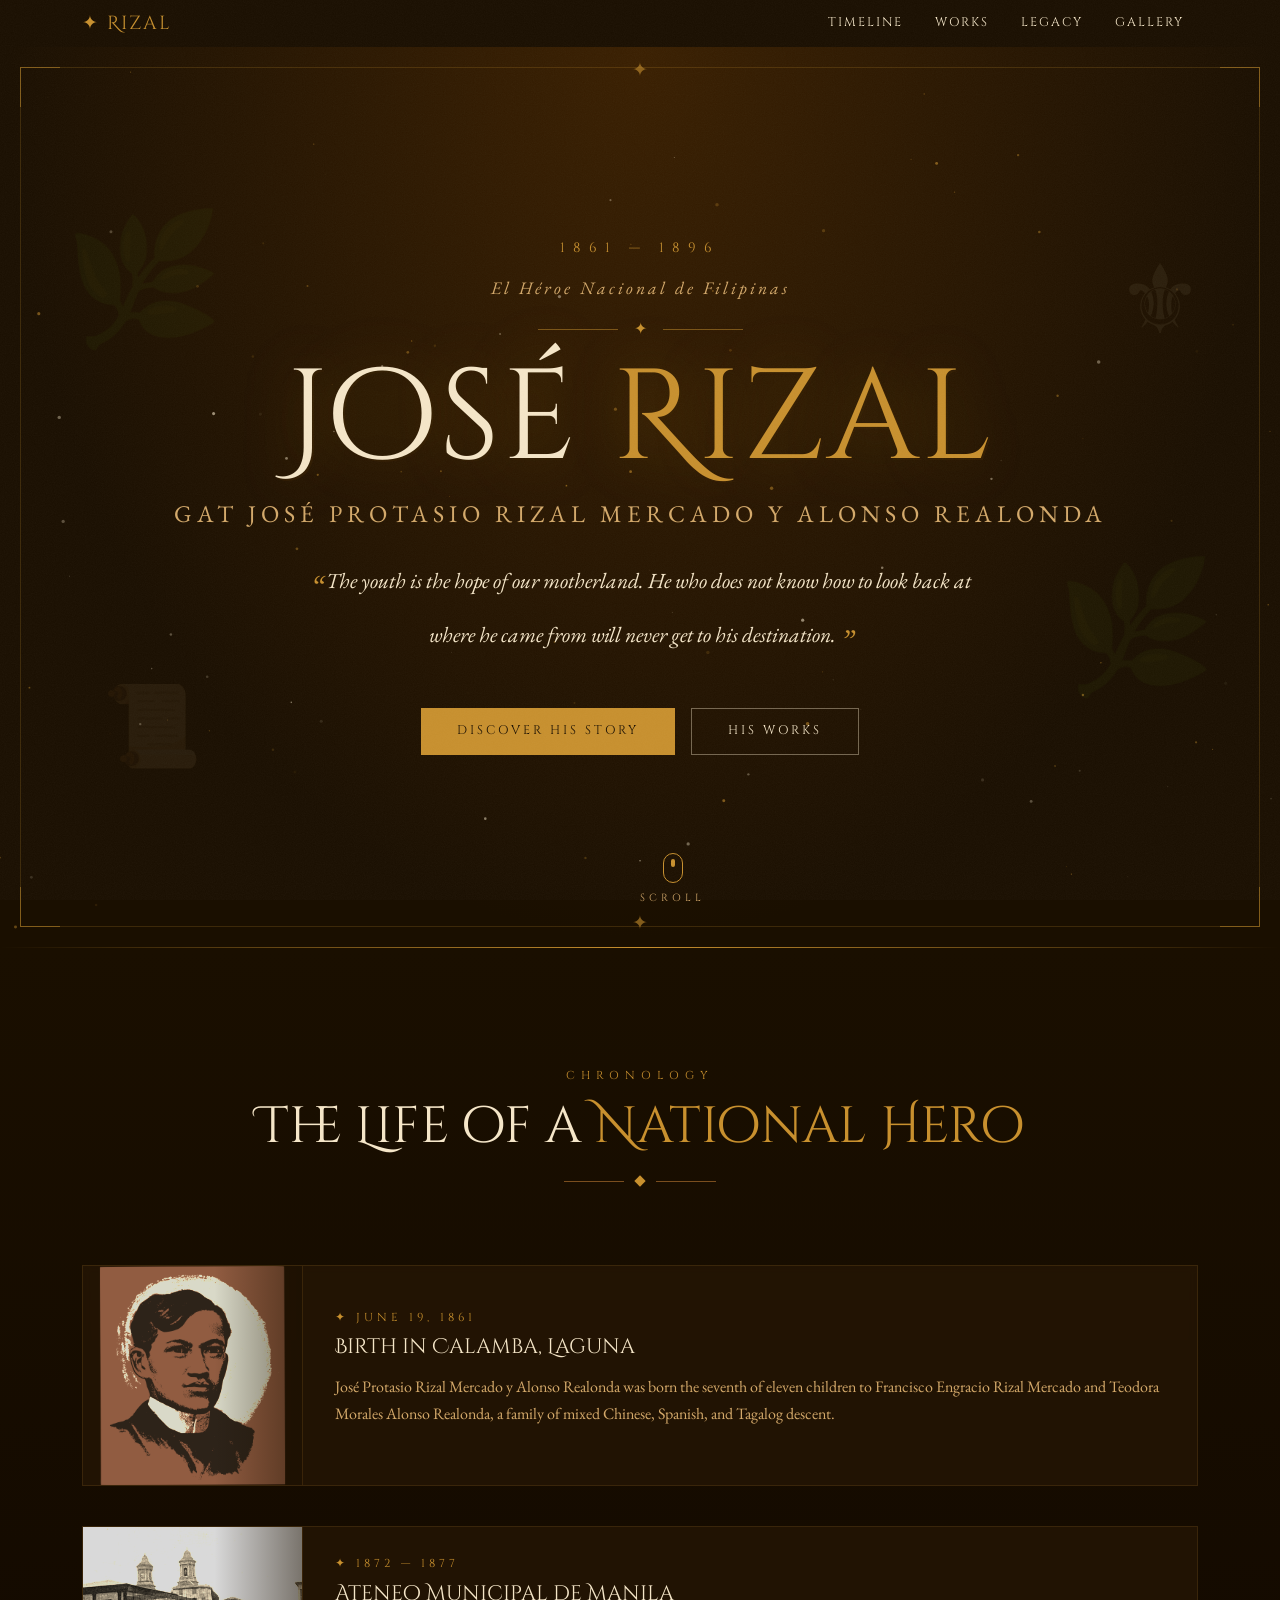
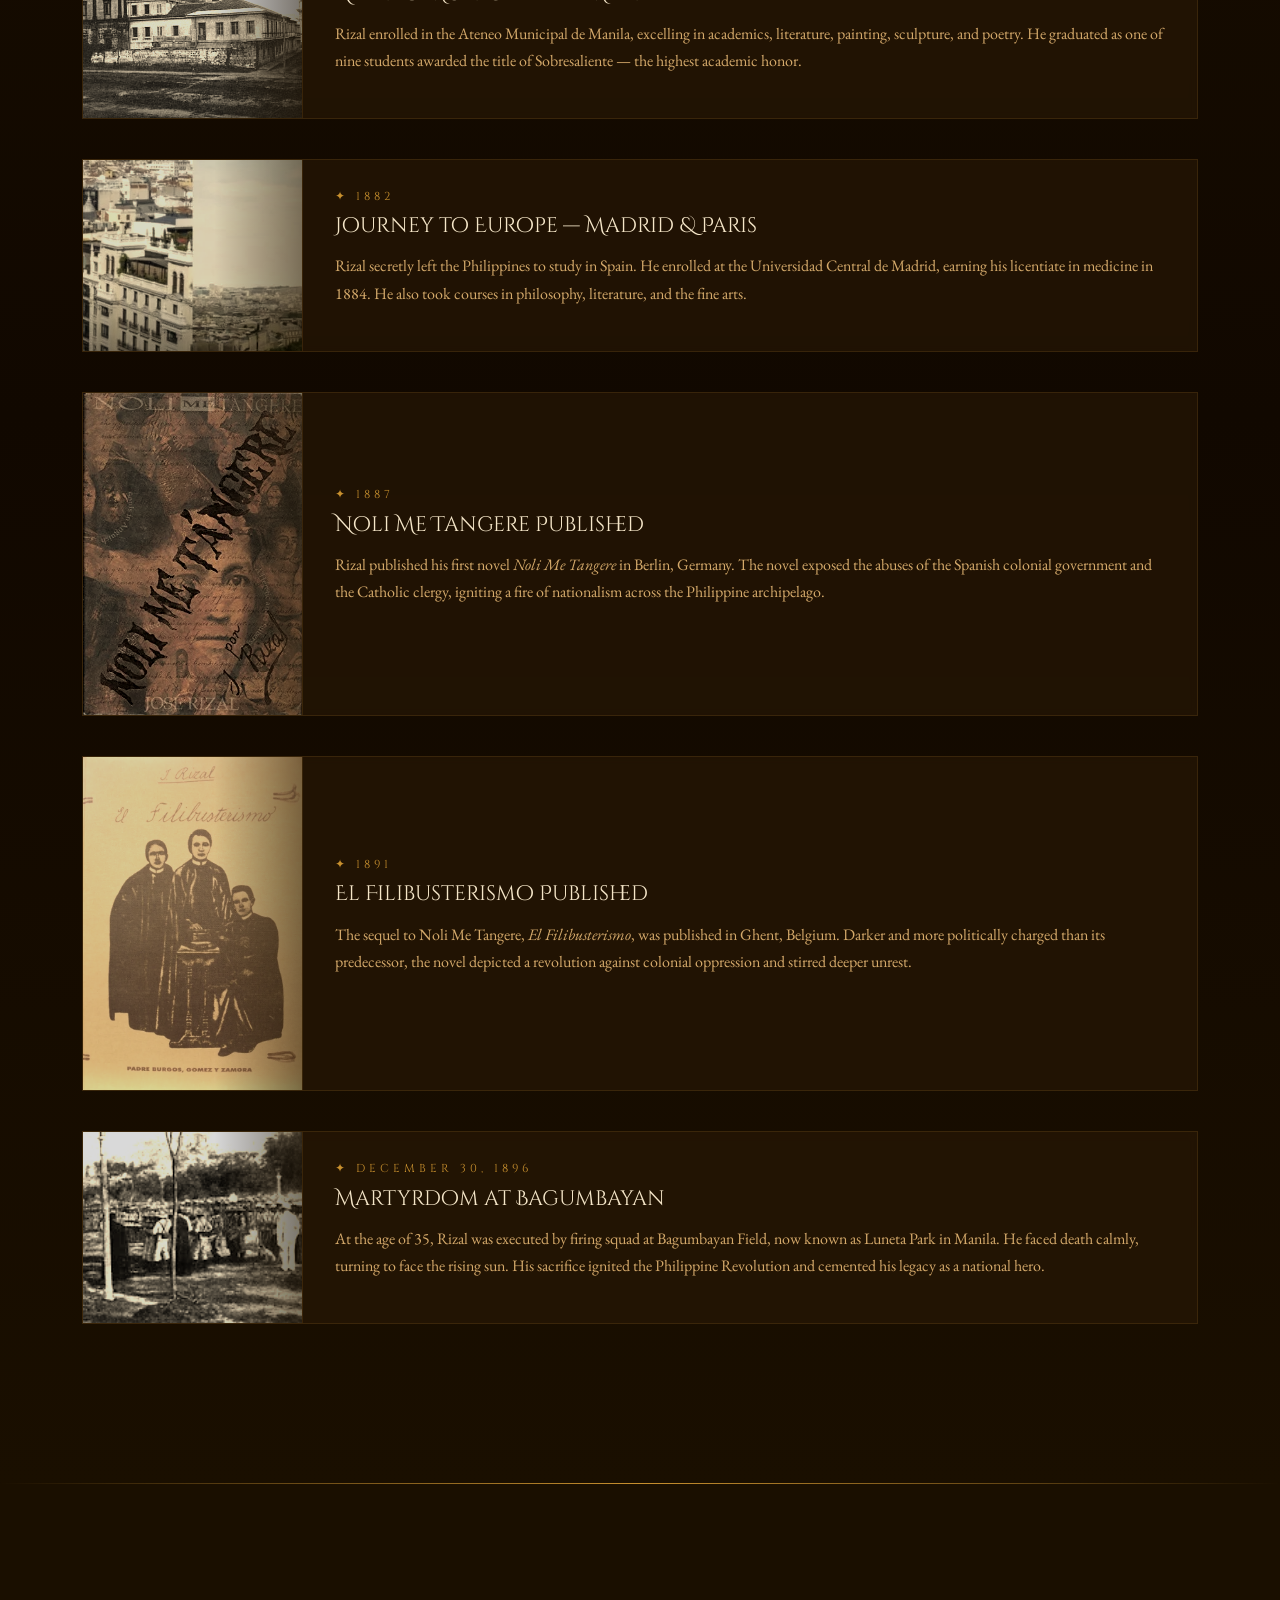
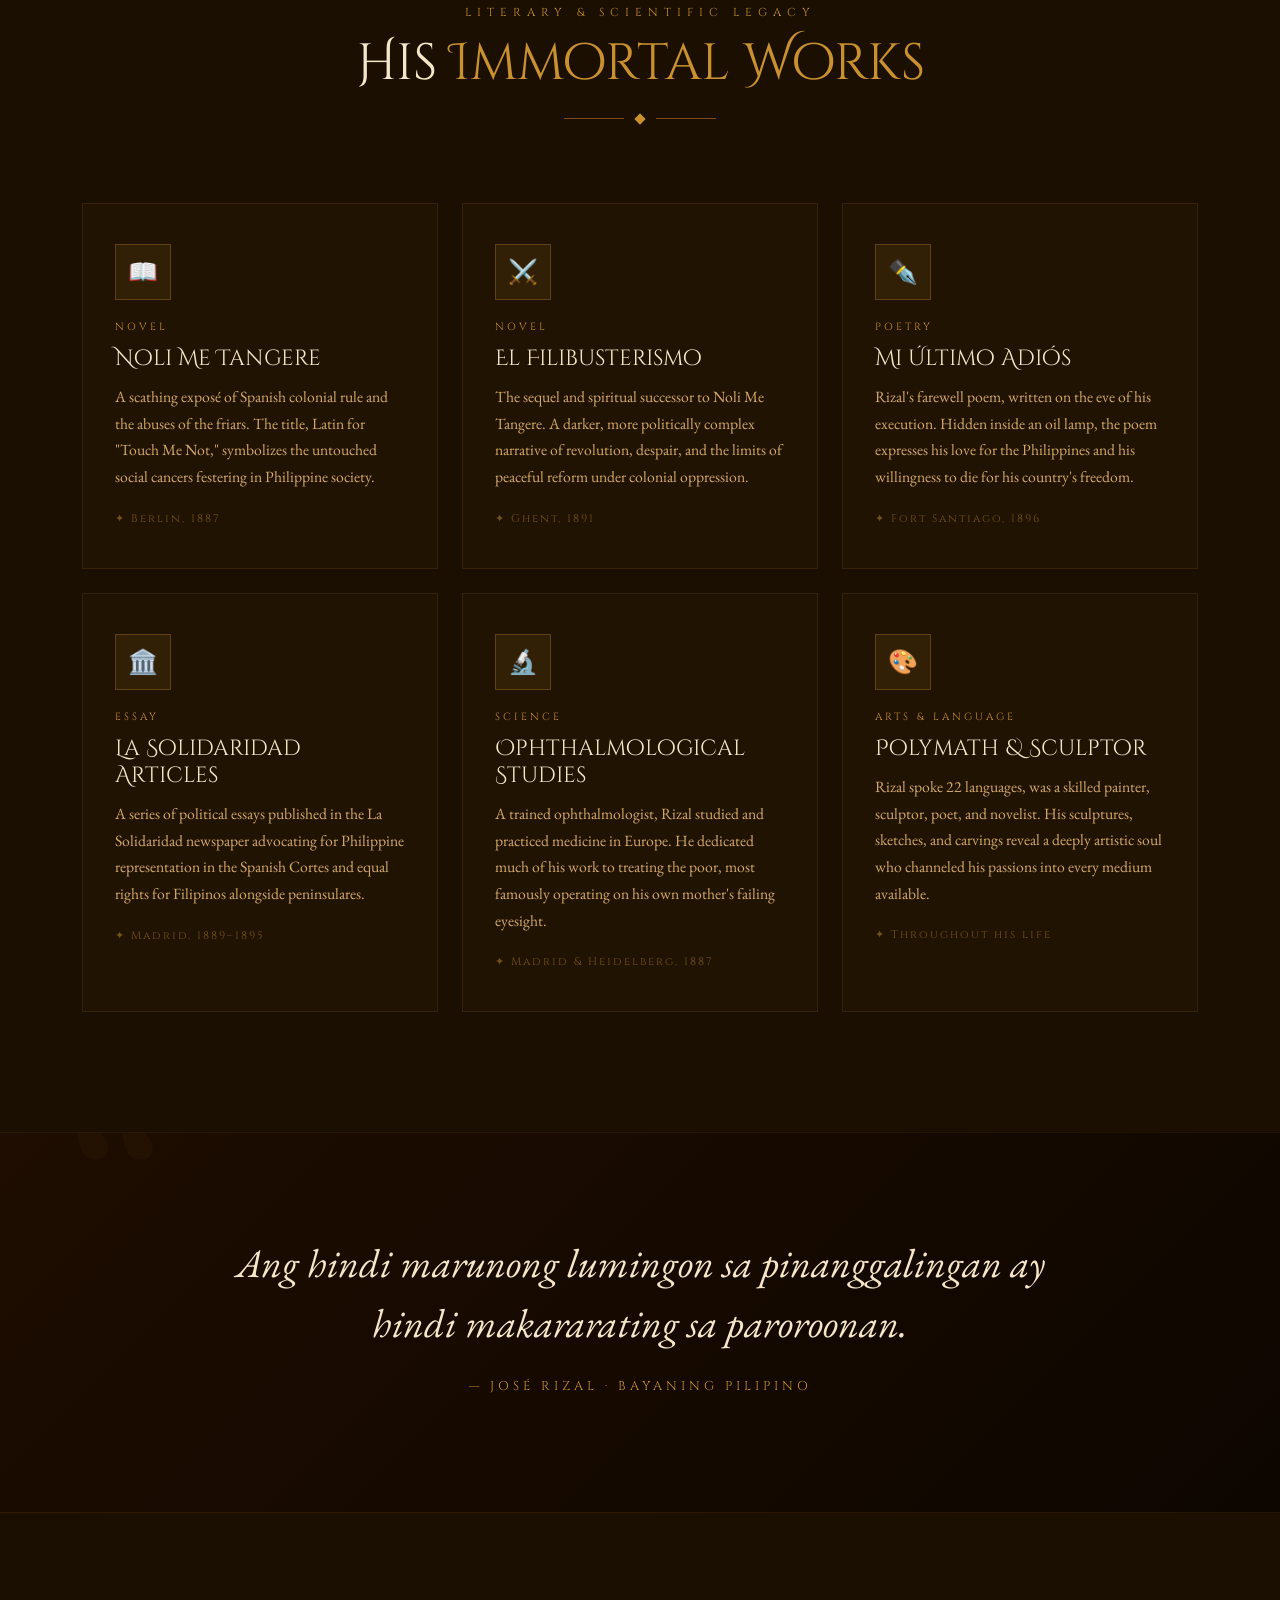
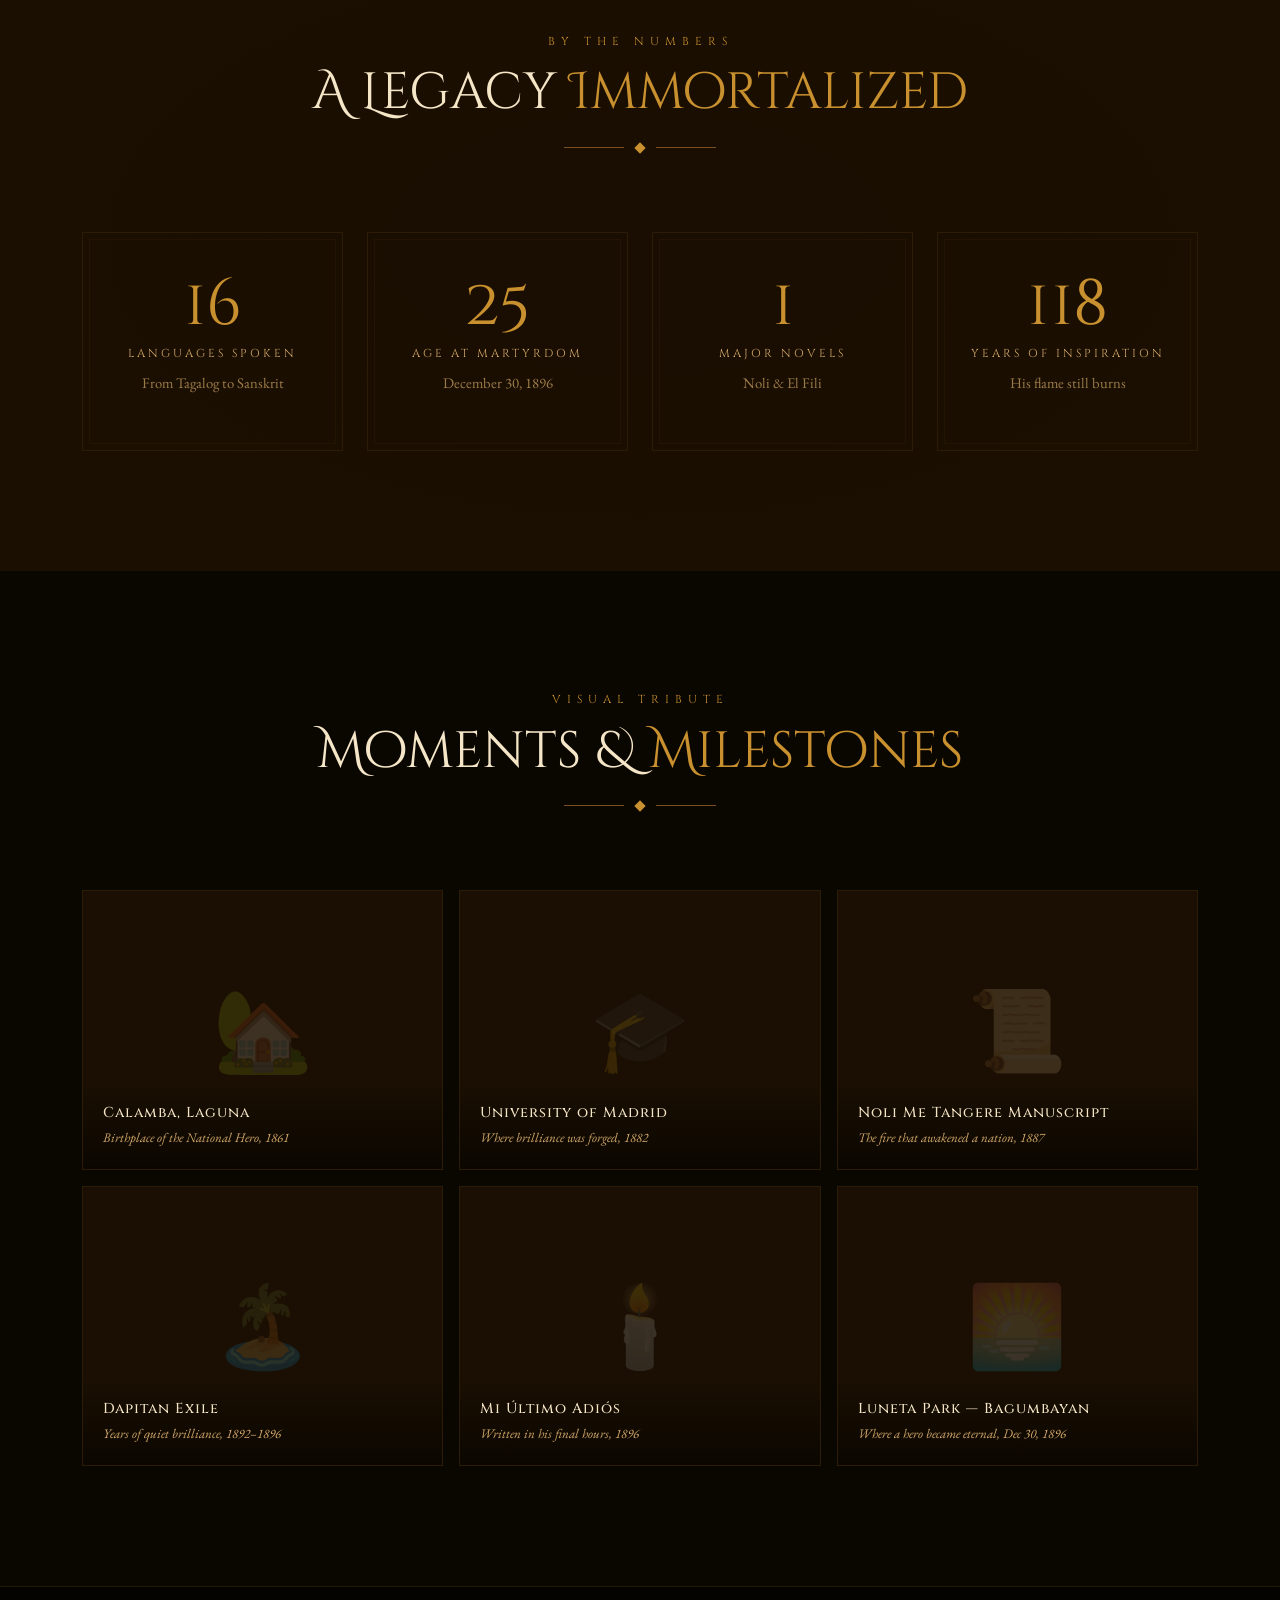
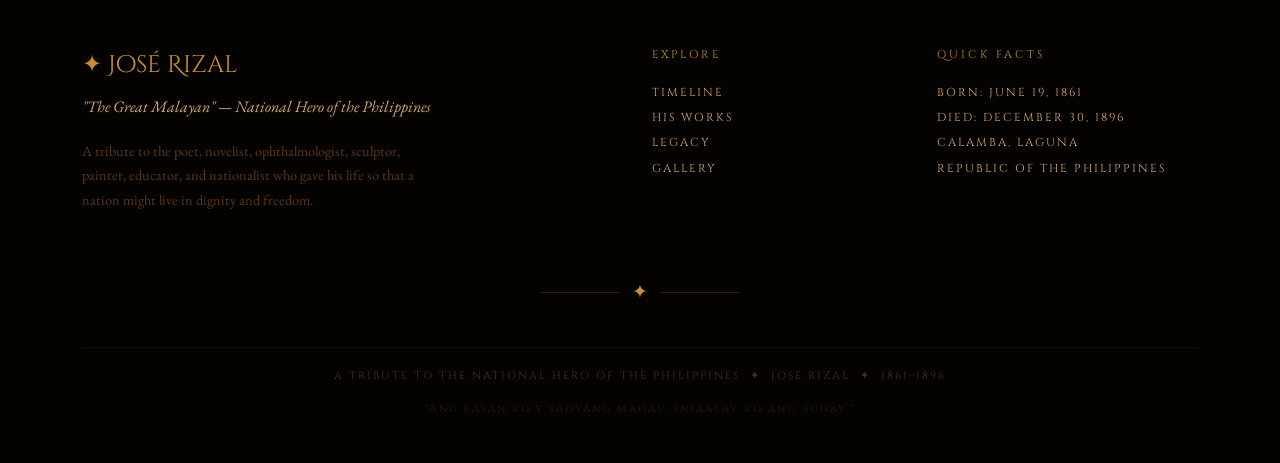
<file: pages/index.html>
<!--DO NOT change anything here-->

<!doctype html>
<html lang="en">
  <head>
    <meta charset="UTF-8" />
    <meta name="viewport" content="width=device-width, initial-scale=1.0" />
    <title>Rizal Life & Works</title>
    <link
      href="https://cdn.jsdelivr.net/npm/bootstrap@5.3.3/dist/css/bootstrap.min.css"
      rel="stylesheet" />
    <link
      href="https://fonts.googleapis.com/css2?family=Cinzel+Decorative:wght@400;700;900&family=Cinzel:wght@400;600;900&family=EB+Garamond:ital,wght@0,400;0,600;1,400;1,600&display=swap"
      rel="stylesheet" />
    <link rel="stylesheet" href="../style/style.css" />
  </head>
  <body>
    <div id="preloader">
      <div class="preloader-quill"></div>
      <p class="preloader-text">BAYANING PILIPINO</p>
    </div>
    <div id="ink-container"></div>

    <nav class="navbar navbar-expand-lg" id="mainNav">
      <div class="container">
        <a class="nav-brand" href="#">✦ Rizal</a>
        <button
          class="navbar-toggler"
          type="button"
          data-bs-toggle="collapse"
          data-bs-target="#navMenu">
          <span class="navbar-toggler-icon"></span>
        </button>
        <div class="collapse navbar-collapse justify-content-end" id="navMenu">
          <ul class="navbar-nav gap-1">
            <li class="nav-item">
              <a class="nav-link nav-link-custom" href="#timeline">Timeline</a>
            </li>
            <li class="nav-item">
              <a class="nav-link nav-link-custom" href="#works">Works</a>
            </li>
            <li class="nav-item">
              <a class="nav-link nav-link-custom" href="#legacy">Legacy</a>
            </li>
            <li class="nav-item">
              <a class="nav-link nav-link-custom" href="#gallery">Gallery</a>
            </li>
          </ul>
        </div>
      </div>
    </nav>

    <section id="hero">
      <canvas class="particles-canvas" id="particles"></canvas>

      <div class="corner-ornament tl"></div>
      <div class="corner-ornament tr"></div>
      <div class="corner-ornament bl"></div>
      <div class="corner-ornament br"></div>
      <div class="hero-frame"></div>

      <div
        class="floating-leaf"
        style="top: 15%; left: 5%; animation-delay: 0s">
        🌿
      </div>
      <div
        class="floating-leaf"
        style="top: 20%; right: 6%; animation-delay: 2s; font-size: 6rem">
        ⚜
      </div>
      <div
        class="floating-leaf"
        style="bottom: 18%; left: 8%; animation-delay: 1s; font-size: 5rem">
        📜
      </div>
      <div
        class="floating-leaf"
        style="bottom: 25%; right: 5%; animation-delay: 3s">
        🌿
      </div>

      <div class="hero-content">
        <p class="hero-year">1861 — 1896</p>
        <p class="hero-eyebrow">El Héroe Nacional de Filipinas</p>
        <div class="hero-divider">
          <div class="hero-divider-line"></div>
          <span class="hero-divider-star">✦</span>
          <div class="hero-divider-line"></div>
        </div>
        <h1 class="hero-title">José <span>Rizal</span></h1>
        <p class="hero-subtitle">
          Gat José Protasio Rizal Mercado y Alonso Realonda
        </p>
        <p class="hero-quote">
          The youth is the hope of our motherland. He who does not know how to
          look back at where he came from will never get to his destination.
        </p>
        <div class="hero-cta">
          <a href="journey.html" class="btn-primary-custom"
            ><span>Discover His Story</span></a
          >
          <a href="#works" class="btn-outline-custom">His Works</a>
        </div>
      </div>

      <div class="scroll-indicator">
        <div class="scroll-arrow"></div>
        <span>Scroll</span>
      </div>
    </section>

    <section id="timeline">
      <div class="container">
        <div class="section-header reveal-el">
          <span class="section-label">Chronology</span>
          <h2 class="section-title">
            The Life of a <span>National Hero</span>
          </h2>
          <div class="section-ornament">
            <div class="section-ornament-line"></div>
            <div class="section-ornament-diamond"></div>
            <div class="section-ornament-line"></div>
          </div>
        </div>

        <div class="timeline-wrapper">
          <div class="timeline-line"></div>

          <div class="timeline-item">
            <div class="timeline-card">
              <div class="timeline-img">
                <img src="../assets/logo.png" alt="Young Jose Rizal portrait" />
              </div>
              <div class="timeline-card-body">
                <span class="timeline-card-year">✦ JUNE 19, 1861</span>
                <h3>Birth in Calamba, Laguna</h3>
                <p>
                  José Protasio Rizal Mercado y Alonso Realonda was born the
                  seventh of eleven children to Francisco Engracio Rizal Mercado
                  and Teodora Morales Alonso Realonda, a family of mixed
                  Chinese, Spanish, and Tagalog descent.
                </p>
              </div>
            </div>
            <div class="timeline-dot"></div>
            <div class="timeline-spacer"></div>
          </div>

          <div class="timeline-item">
            <div class="timeline-spacer"></div>
            <div class="timeline-dot"></div>
            <div class="timeline-card">
              <div class="timeline-img">
                <img
                  src="../assets/school.jpg"
                  alt="Rizal at Ateneo Municipal de Manila" />
              </div>
              <div class="timeline-card-body">
                <span class="timeline-card-year">✦ 1872 — 1877</span>
                <h3>Ateneo Municipal de Manila</h3>
                <p>
                  Rizal enrolled in the Ateneo Municipal de Manila, excelling in
                  academics, literature, painting, sculpture, and poetry. He
                  graduated as one of nine students awarded the title of
                  Sobresaliente — the highest academic honor.
                </p>
              </div>
            </div>
          </div>

          <div class="timeline-item">
            <div class="timeline-card">
              <div class="timeline-img">
                <img
                  src="../assets/madrid&paris.jpg"
                  alt="Jose Rizal in London 1888" />
              </div>
              <div class="timeline-card-body">
                <span class="timeline-card-year">✦ 1882</span>
                <h3>Journey to Europe — Madrid & Paris</h3>
                <p>
                  Rizal secretly left the Philippines to study in Spain. He
                  enrolled at the Universidad Central de Madrid, earning his
                  licentiate in medicine in 1884. He also took courses in
                  philosophy, literature, and the fine arts.
                </p>
              </div>
            </div>
            <div class="timeline-dot"></div>
            <div class="timeline-spacer"></div>
          </div>

          <div class="timeline-item">
            <div class="timeline-spacer"></div>
            <div class="timeline-dot"></div>
            <div class="timeline-card">
              <div class="timeline-img">
                <img
                  src="../assets/noli.webp"
                  alt="Noli Me Tangere first edition cover" />
              </div>
              <div class="timeline-card-body">
                <span class="timeline-card-year">✦ 1887</span>
                <h3>Noli Me Tangere Published</h3>
                <p>
                  Rizal published his first novel <em>Noli Me Tangere</em> in
                  Berlin, Germany. The novel exposed the abuses of the Spanish
                  colonial government and the Catholic clergy, igniting a fire
                  of nationalism across the Philippine archipelago.
                </p>
              </div>
            </div>
          </div>

          <div class="timeline-item">
            <div class="timeline-card">
              <div class="timeline-img">
                <img
                  src="../assets/el fili.webp"
                  alt="El Filibusterismo first edition cover" />
              </div>
              <div class="timeline-card-body">
                <span class="timeline-card-year">✦ 1891</span>
                <h3>El Filibusterismo Published</h3>
                <p>
                  The sequel to Noli Me Tangere, <em>El Filibusterismo</em>, was
                  published in Ghent, Belgium. Darker and more politically
                  charged than its predecessor, the novel depicted a revolution
                  against colonial oppression and stirred deeper unrest.
                </p>
              </div>
            </div>
            <div class="timeline-dot"></div>
            <div class="timeline-spacer"></div>
          </div>

          <div class="timeline-item">
            <div class="timeline-spacer"></div>
            <div class="timeline-dot"></div>
            <div class="timeline-card">
              <div class="timeline-img">
                <img
                  src="../assets/execution.webp"
                  alt="Execution of Jose Rizal at Bagumbayan 1896" />
              </div>
              <div class="timeline-card-body">
                <span class="timeline-card-year">✦ DECEMBER 30, 1896</span>
                <h3>Martyrdom at Bagumbayan</h3>
                <p>
                  At the age of 35, Rizal was executed by firing squad at
                  Bagumbayan Field, now known as Luneta Park in Manila. He faced
                  death calmly, turning to face the rising sun. His sacrifice
                  ignited the Philippine Revolution and cemented his legacy as a
                  national hero.
                </p>
              </div>
            </div>
          </div>
        </div>
      </div>
    </section>

    <section id="works">
      <div class="container">
        <div class="section-header reveal-el">
          <span class="section-label">Literary & Scientific Legacy</span>
          <h2 class="section-title">His <span>Immortal Works</span></h2>
          <div class="section-ornament">
            <div class="section-ornament-line"></div>
            <div class="section-ornament-diamond"></div>
            <div class="section-ornament-line"></div>
          </div>
        </div>

        <div class="row g-4">
          <div class="col-md-6 col-lg-4">
            <div class="work-card reveal-card">
              <div class="work-icon">📖</div>
              <span class="work-tag">Novel</span>
              <h3>Noli Me Tangere</h3>
              <p>
                A scathing exposé of Spanish colonial rule and the abuses of the
                friars. The title, Latin for "Touch Me Not," symbolizes the
                untouched social cancers festering in Philippine society.
              </p>
              <span class="work-year">✦ Berlin, 1887</span>
            </div>
          </div>
          <div class="col-md-6 col-lg-4">
            <div class="work-card reveal-card" style="transition-delay: 0.1s">
              <div class="work-icon">⚔️</div>
              <span class="work-tag">Novel</span>
              <h3>El Filibusterismo</h3>
              <p>
                The sequel and spiritual successor to Noli Me Tangere. A darker,
                more politically complex narrative of revolution, despair, and
                the limits of peaceful reform under colonial oppression.
              </p>
              <span class="work-year">✦ Ghent, 1891</span>
            </div>
          </div>
          <div class="col-md-6 col-lg-4">
            <div class="work-card reveal-card" style="transition-delay: 0.2s">
              <div class="work-icon">✒️</div>
              <span class="work-tag">Poetry</span>
              <h3>Mi Último Adiós</h3>
              <p>
                Rizal's farewell poem, written on the eve of his execution.
                Hidden inside an oil lamp, the poem expresses his love for the
                Philippines and his willingness to die for his country's
                freedom.
              </p>
              <span class="work-year">✦ Fort Santiago, 1896</span>
            </div>
          </div>
          <div class="col-md-6 col-lg-4">
            <div class="work-card reveal-card" style="transition-delay: 0.1s">
              <div class="work-icon">🏛️</div>
              <span class="work-tag">Essay</span>
              <h3>La Solidaridad Articles</h3>
              <p>
                A series of political essays published in the La Solidaridad
                newspaper advocating for Philippine representation in the
                Spanish Cortes and equal rights for Filipinos alongside
                peninsulares.
              </p>
              <span class="work-year">✦ Madrid, 1889–1895</span>
            </div>
          </div>
          <div class="col-md-6 col-lg-4">
            <div class="work-card reveal-card" style="transition-delay: 0.2s">
              <div class="work-icon">🔬</div>
              <span class="work-tag">Science</span>
              <h3>Ophthalmological Studies</h3>
              <p>
                A trained ophthalmologist, Rizal studied and practiced medicine
                in Europe. He dedicated much of his work to treating the poor,
                most famously operating on his own mother's failing eyesight.
              </p>
              <span class="work-year">✦ Madrid & Heidelberg, 1887</span>
            </div>
          </div>
          <div class="col-md-6 col-lg-4">
            <div class="work-card reveal-card" style="transition-delay: 0.3s">
              <div class="work-icon">🎨</div>
              <span class="work-tag">Arts & Language</span>
              <h3>Polymath & Sculptor</h3>
              <p>
                Rizal spoke 22 languages, was a skilled painter, sculptor, poet,
                and novelist. His sculptures, sketches, and carvings reveal a
                deeply artistic soul who channeled his passions into every
                medium available.
              </p>
              <span class="work-year">✦ Throughout his life</span>
            </div>
          </div>
        </div>
      </div>
    </section>

    <section id="quote-banner">
      <div class="container">
        <blockquote class="banner-quote reveal-quote">
          Ang hindi marunong lumingon sa pinanggalingan ay hindi makararating sa
          paroroonan.
        </blockquote>
        <p class="banner-attribution reveal-quote-attr">
          — José Rizal · Bayaning Pilipino
        </p>
      </div>
    </section>

    <section id="legacy">
      <div class="container">
        <div class="section-header reveal-el">
          <span class="section-label">By the Numbers</span>
          <h2 class="section-title">A Legacy <span>Immortalized</span></h2>
          <div class="section-ornament">
            <div class="section-ornament-line"></div>
            <div class="section-ornament-diamond"></div>
            <div class="section-ornament-line"></div>
          </div>
        </div>
        <div class="row g-4">
          <div class="col-6 col-md-3">
            <div class="legacy-stat reveal-stat">
              <span class="legacy-num" data-count="22">0</span>
              <span class="legacy-label">Languages Spoken</span>
              <p class="legacy-desc">From Tagalog to Sanskrit</p>
            </div>
          </div>
          <div class="col-6 col-md-3">
            <div class="legacy-stat reveal-stat" style="transition-delay: 0.1s">
              <span class="legacy-num" data-count="35">0</span>
              <span class="legacy-label">Age at Martyrdom</span>
              <p class="legacy-desc">December 30, 1896</p>
            </div>
          </div>
          <div class="col-6 col-md-3">
            <div class="legacy-stat reveal-stat" style="transition-delay: 0.2s">
              <span class="legacy-num" data-count="2">0</span>
              <span class="legacy-label">Major Novels</span>
              <p class="legacy-desc">Noli & El Fili</p>
            </div>
          </div>
          <div class="col-6 col-md-3">
            <div class="legacy-stat reveal-stat" style="transition-delay: 0.3s">
              <span class="legacy-num" data-count="163">0</span>
              <span class="legacy-label">Years of Inspiration</span>
              <p class="legacy-desc">His flame still burns</p>
            </div>
          </div>
        </div>
      </div>
    </section>

    <section id="gallery">
      <div class="container">
        <div class="section-header reveal-el">
          <span class="section-label">Visual Tribute</span>
          <h2 class="section-title">Moments & <span>Milestones</span></h2>
          <div class="section-ornament">
            <div class="section-ornament-line"></div>
            <div class="section-ornament-diamond"></div>
            <div class="section-ornament-line"></div>
          </div>
        </div>
        <div class="row g-3">
          <div class="col-md-6 col-lg-4">
            <div class="gallery-item reveal-gallery">
              <div class="gallery-bg">🏡</div>
              <div class="gallery-caption">
                <h4>Calamba, Laguna</h4>
                <span>Birthplace of the National Hero, 1861</span>
              </div>
            </div>
          </div>
          <div class="col-md-6 col-lg-4">
            <div
              class="gallery-item reveal-gallery"
              style="transition-delay: 0.1s">
              <div class="gallery-bg">🎓</div>
              <div class="gallery-caption">
                <h4>University of Madrid</h4>
                <span>Where brilliance was forged, 1882</span>
              </div>
            </div>
          </div>
          <div class="col-md-6 col-lg-4">
            <div
              class="gallery-item reveal-gallery"
              style="transition-delay: 0.2s">
              <div class="gallery-bg">📜</div>
              <div class="gallery-caption">
                <h4>Noli Me Tangere Manuscript</h4>
                <span>The fire that awakened a nation, 1887</span>
              </div>
            </div>
          </div>
          <div class="col-md-6 col-lg-4">
            <div
              class="gallery-item reveal-gallery"
              style="transition-delay: 0.1s">
              <div class="gallery-bg">🏝️</div>
              <div class="gallery-caption">
                <h4>Dapitan Exile</h4>
                <span>Years of quiet brilliance, 1892–1896</span>
              </div>
            </div>
          </div>
          <div class="col-md-6 col-lg-4">
            <div
              class="gallery-item reveal-gallery"
              style="transition-delay: 0.2s">
              <div class="gallery-bg">🕯️</div>
              <div class="gallery-caption">
                <h4>Mi Último Adiós</h4>
                <span>Written in his final hours, 1896</span>
              </div>
            </div>
          </div>
          <div class="col-md-6 col-lg-4">
            <div
              class="gallery-item reveal-gallery"
              style="transition-delay: 0.3s">
              <div class="gallery-bg">🌅</div>
              <div class="gallery-caption">
                <h4>Luneta Park — Bagumbayan</h4>
                <span>Where a hero became eternal, Dec 30, 1896</span>
              </div>
            </div>
          </div>
        </div>
      </div>
    </section>

    <footer>
      <div class="container">
        <div class="row">
          <div class="col-lg-4 mb-5 mb-lg-0">
            <div class="footer-brand">✦ José Rizal</div>
            <p class="footer-tagline">
              "The Great Malayan" — National Hero of the Philippines
            </p>
            <p
              style="
                color: rgba(122, 78, 30, 0.7);
                font-size: 0.9rem;
                line-height: 1.7;
              ">
              A tribute to the poet, novelist, ophthalmologist, sculptor,
              painter, educator, and nationalist who gave his life so that a
              nation might live in dignity and freedom.
            </p>
          </div>
          <div class="col-6 col-lg-2 offset-lg-2 mb-5 mb-lg-0">
            <p
              style="
                font-family: &quot;Cinzel&quot;, serif;
                font-size: 0.7rem;
                letter-spacing: 3px;
                color: var(--gold);
                margin-bottom: 20px;
              ">
              EXPLORE
            </p>
            <div class="footer-nav">
              <a href="#timeline">Timeline</a>
              <a href="#works">His Works</a>
              <a href="#legacy">Legacy</a>
              <a href="#gallery">Gallery</a>
            </div>
          </div>
          <div class="col-6 col-lg-3 offset-lg-1">
            <p
              style="
                font-family: &quot;Cinzel&quot;, serif;
                font-size: 0.7rem;
                letter-spacing: 3px;
                color: var(--gold);
                margin-bottom: 20px;
              ">
              QUICK FACTS
            </p>
            <div class="footer-nav">
              <a href="#">Born: June 19, 1861</a>
              <a href="#">Died: December 30, 1896</a>
              <a href="#">Calamba, Laguna</a>
              <a href="#">Republic of the Philippines</a>
            </div>
          </div>
        </div>

        <div class="footer-ornament" style="margin-top: 50px">
          <div class="footer-ornament-line"></div>
          <span style="color: var(--gold); font-size: 1.2rem">✦</span>
          <div class="footer-ornament-line"></div>
        </div>

        <div class="footer-bottom">
          <p>
            A TRIBUTE TO THE NATIONAL HERO OF THE PHILIPPINES &nbsp;✦&nbsp; JOSE
            RIZAL &nbsp;✦&nbsp; 1861–1896
          </p>
          <p style="margin-top: 6px; opacity: 0.5">
            "Ang bayan ko'y sadyang mahal, iniaalay ko ang buhay."
          </p>
        </div>
      </div>
    </footer>

    <script src="https://cdn.jsdelivr.net/npm/bootstrap@5.3.3/dist/js/bootstrap.bundle.min.js"></script>
    <script src="../script/script.js"></script>
  </body>
</html>
</file>
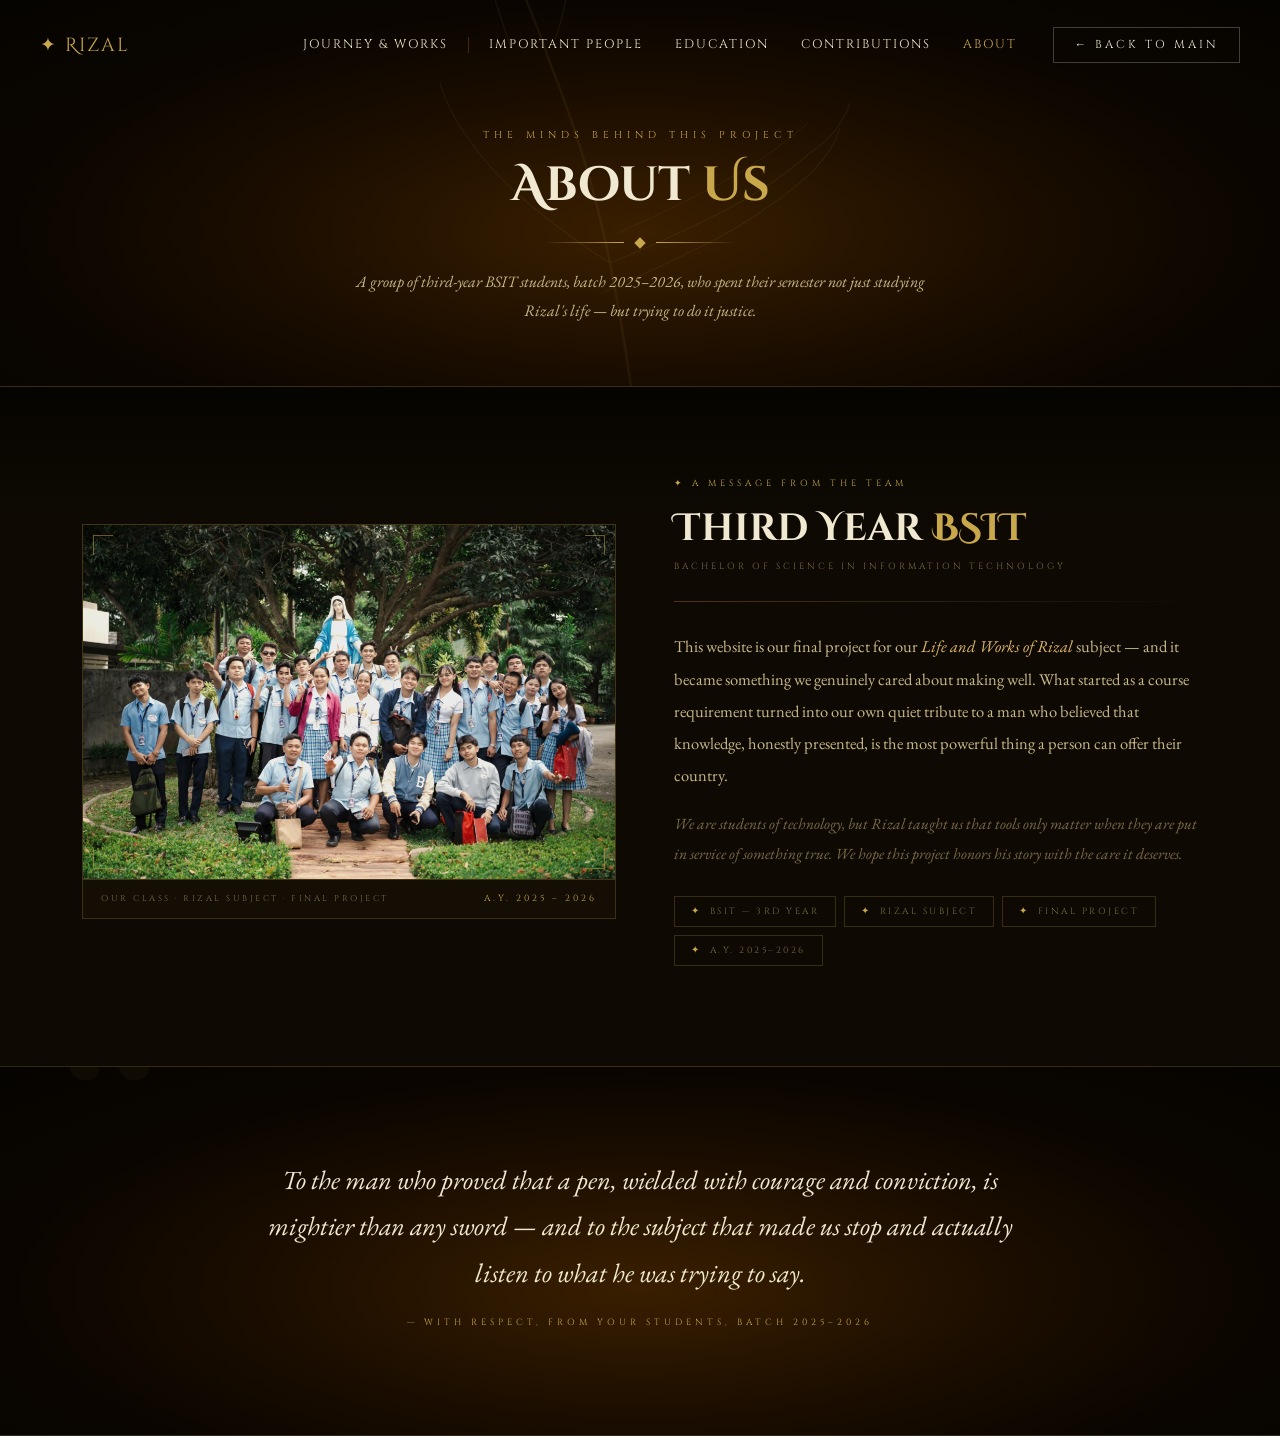
<file: pages/about.html>
<!doctype html>
<html lang="en">
  <head>
    <meta charset="UTF-8" />
    <meta name="viewport" content="width=device-width, initial-scale=1.0" />
    <title>About — José Rizal Project</title>

    <link
      href="https://cdn.jsdelivr.net/npm/bootstrap@5.3.3/dist/css/bootstrap.min.css"
      rel="stylesheet" />

    <link
      href="https://fonts.googleapis.com/css2?family=Cinzel+Decorative:wght@400;700;900&family=Cinzel:wght@400;600;900&family=EB+Garamond:ital,wght@0,400;0,600;1,400;1,600&display=swap"
      rel="stylesheet" />

    <link rel="stylesheet" href="../style/about.css" />
  </head>
  <body>
    <nav id="mainNav">
      <a class="nav-brand" href="index.html">✦ Rizal</a>

      <button
        class="nav-toggler"
        id="navToggler"
        aria-label="Toggle navigation"
        aria-expanded="false">
        <span></span>
        <span></span>
        <span></span>
      </button>

      <div class="nav-collapse" id="navCollapse">
        <div class="nav-right">
          <ul class="nav-links">
            <li><a href="journey.html">Journey &amp; Works</a></li>
            <div class="nav-divider"></div>
            <li><a href="people.html">Important People</a></li>
            <li><a href="education.html">Education</a></li>
            <li><a href="contributions.html">Contributions</a></li>
            <li><a href="about.html">About</a></li>
          </ul>
        </div>
        <a class="nav-back" href="index.html">← Back to Main</a>
      </div>
    </nav>

    <div id="about-hero">
      <svg
        class="hero-feather"
        width="520"
        height="620"
        viewBox="0 0 520 620"
        xmlns="http://www.w3.org/2000/svg">
        <g
          fill="none"
          stroke="#c9a84c"
          stroke-linecap="round"
          stroke-linejoin="round">
          <path
            d="M260 580 Q250 480 230 380 Q210 280 170 180 Q150 120 120 60"
            stroke-width="2.5" />
          <path
            d="M260 580 L240 548 L260 560 L250 530"
            stroke-width="1.5"
            fill="#c9a84c"
            opacity="0.6" />
          <path
            d="M230 380 Q280 360 340 330 Q390 305 430 270 Q460 250 470 220"
            stroke-width="1.2" />
          <path
            d="M238 350 Q288 328 345 298 Q392 272 428 240"
            stroke-width="1" />
          <path
            d="M222 410 Q272 388 332 358 Q382 332 422 298 Q452 272 460 245"
            stroke-width="1.2" />
          <path
            d="M230 380 Q190 355 148 320 Q112 290 88 255 Q68 228 60 200"
            stroke-width="1.2" />
          <path
            d="M120 60 Q140 50 165 62 Q180 72 185 88 Q188 104 185 120 Q182 138 175 156"
            stroke-width="1.4" />
          <path
            d="M120 60 Q108 72 110 90 Q112 108 118 126 Q124 144 130 162"
            stroke-width="1.4" />
          <ellipse
            cx="261"
            cy="617"
            rx="3"
            ry="4"
            fill="#c9a84c"
            opacity="0.5"
            stroke="none" />
        </g>
      </svg>

      <div class="about-hero-inner">
        <span class="section-label">The Minds Behind This Project</span>
        <h1 class="section-title">About <span>Us</span></h1>
        <div class="section-ornament">
          <div class="section-ornament-line"></div>
          <div class="section-ornament-diamond"></div>
          <div class="section-ornament-line"></div>
        </div>
        <p class="section-intro">
          A group of third-year BSIT students, batch 2025–2026, who spent their
          semester not just studying Rizal's life — but trying to do it justice.
        </p>
      </div>
    </div>

    <section id="about-section">
      <div class="container">
        <div class="row align-items-center g-5">
          <!-- Group Photo -->
          <div class="col-lg-6 fade-up">
            <div class="class-photo-wrap">
              <img
                src="../assets/us.jpg"
                alt="Our Class — BSIT 3rd Year Batch 2025–2026" />
              <div class="photo-corner tl"></div>
              <div class="photo-corner tr"></div>
              <div class="photo-corner bl"></div>
              <div class="photo-corner br"></div>
            </div>
            <div class="photo-caption">
              <span class="photo-caption-label">
                Our Class · Rizal Subject · Final Project
              </span>
              <span class="photo-caption-year">A.Y. 2025 – 2026</span>
            </div>
          </div>

          <!-- Team Message -->
          <div class="col-lg-6 fade-up" style="transition-delay: 0.15s">
            <div class="about-message-wrap">
              <span class="about-tag">✦ A Message From the Team</span>

              <h2 class="about-title">Third Year <span>BSIT</span></h2>
              <div class="about-course">
                Bachelor of Science in Information Technology
              </div>

              <div class="about-divider"></div>

              <p class="about-message">
                This website is our final project for our
                <em>Life and Works of Rizal</em> subject — and it became
                something we genuinely cared about making well. What started as
                a course requirement turned into our own quiet tribute to a man
                who believed that knowledge, honestly presented, is the most
                powerful thing a person can offer their country.
              </p>

              <p class="about-message-second">
                We are students of technology, but Rizal taught us that tools
                only matter when they are put in service of something true. We
                hope this project honors his story with the care it deserves.
              </p>

              <div class="about-info-pills">
                <div class="about-pill"><span>✦</span> BSIT — 3rd Year</div>
                <div class="about-pill"><span>✦</span> Rizal Subject</div>
                <div class="about-pill"><span>✦</span> Final Project</div>
                <div class="about-pill"><span>✦</span> A.Y. 2025–2026</div>
              </div>
            </div>
          </div>
        </div>
      </div>
    </section>

    <div id="dedication-banner">
      <canvas class="embers-canvas" id="globe-embers"></canvas>
      <div class="container">
        <p class="dedication-text">
          To the man who proved that a pen, wielded with courage and conviction,
          is mightier than any sword — and to the subject that made us stop and
          actually listen to what he was trying to say.
        </p>
        <p class="dedication-attr">
          — With respect, from your students, Batch 2025–2026
        </p>
      </div>
    </div>

    <script src="https://cdn.jsdelivr.net/npm/bootstrap@5.3.3/dist/js/bootstrap.bundle.min.js"></script>
    <script src="../script/about.js"></script>
  </body>
</html>
</file>
<file: style/style.css>
/* 

    Styles for Landingpage only DO NOT add other page styling here
    create a new file for other styles

*/

:root {
  --ink: #1a0f00;
  --sepia-dark: #2e1a00;
  --sepia: #7a4e1e;
  --sepia-mid: #b07843;
  --sepia-light: #d4a96a;
  --parchment: #f5e6c8;
  --cream: #faf3e0;
  --gold: #c8902e;
  --gold-bright: #e8b84b;
  --red: #8b1a1a;
  --red-light: #c0392b;
  --shadow: rgba(26, 15, 0, 0.7);
}

*,
*::before,
*::after {
  box-sizing: border-box;
  margin: 0;
  padding: 0;
}
html {
  scroll-behavior: smooth;
}
body {
  font-family: "EB Garamond", serif;
  background: var(--ink);
  color: var(--parchment);
  overflow-x: hidden;
  cursor:
    url("data:image/svg+xml,%3Csvg xmlns='http://www.w3.org/2000/svg' width='20' height='20' viewBox='0 0 20 20'%3E%3Cpath d='M10 1 L12 8 L19 8 L13.5 12.5 L15.5 19.5 L10 15 L4.5 19.5 L6.5 12.5 L1 8 L8 8 Z' fill='%23c8902e' stroke='%231a0f00' stroke-width='1'/%3E%3C/svg%3E")
      10 10,
    auto;
}

body::before {
  content: "";
  position: fixed;
  inset: 0;
  background-image: url("data:image/svg+xml,%3Csvg xmlns='http://www.w3.org/2000/svg' width='300' height='300'%3E%3Cfilter id='noise'%3E%3CfeTurbulence type='fractalNoise' baseFrequency='0.9' numOctaves='4' stitchTiles='stitch'/%3E%3CfeColorMatrix type='saturate' values='0'/%3E%3C/filter%3E%3Crect width='300' height='300' filter='url(%23noise)' opacity='0.04'/%3E%3C/svg%3E");
  pointer-events: none;
  z-index: 9999;
}

::-webkit-scrollbar {
  width: 8px;
}
::-webkit-scrollbar-track {
  background: var(--ink);
}
::-webkit-scrollbar-thumb {
  background: var(--sepia);
  border-radius: 4px;
}

h1,
h2,
h3 {
  font-family: "Cinzel Decorative", serif;
}
.garamond {
  font-family: "EB Garamond", serif;
}
.cinzel {
  font-family: "Cinzel", serif;
}

#preloader {
  position: fixed;
  inset: 0;
  z-index: 99999;
  background: var(--ink);
  display: flex;
  flex-direction: column;
  align-items: center;
  justify-content: center;
  transition:
    opacity 0.8s ease,
    visibility 0.8s ease;
}
#preloader.hide {
  opacity: 0;
  visibility: hidden;
}
.preloader-quill {
  width: 60px;
  height: 60px;
  border: 2px solid var(--gold);
  border-top-color: transparent;
  border-radius: 50%;
  animation: spin 1s linear infinite;
}
.preloader-text {
  font-family: "Cinzel", serif;
  color: var(--gold);
  font-size: 0.9rem;
  letter-spacing: 4px;
  margin-top: 20px;
  animation: pulse-text 1.5s ease-in-out infinite;
}
@keyframes spin {
  to {
    transform: rotate(360deg);
  }
}
@keyframes pulse-text {
  0%,
  100% {
    opacity: 0.4;
  }
  50% {
    opacity: 1;
  }
}

nav {
  position: fixed;
  top: 0;
  left: 0;
  right: 0;
  z-index: 1000;
  padding: 16px 0;
  transition:
    background 0.4s,
    padding 0.4s,
    box-shadow 0.4s;
}
nav.scrolled {
  background: rgba(26, 15, 0, 0.97);
  padding: 10px 0;
  box-shadow: 0 2px 20px rgba(200, 144, 46, 0.15);
  border-bottom: 1px solid rgba(200, 144, 46, 0.2);
}
.nav-brand {
  font-family: "Cinzel Decorative", serif;
  font-size: 1.2rem;
  color: var(--gold) !important;
  text-decoration: none;
  letter-spacing: 2px;
}
.nav-link-custom {
  font-family: "Cinzel", serif;
  font-size: 0.78rem;
  letter-spacing: 2px;
  color: var(--parchment) !important;
  text-transform: uppercase;
  padding: 6px 14px !important;
  position: relative;
  transition: color 0.3s;
}
.nav-link-custom::after {
  content: "";
  position: absolute;
  bottom: 0;
  left: 50%;
  right: 50%;
  height: 1px;
  background: var(--gold);
  transition:
    left 0.3s,
    right 0.3s;
}
.nav-link-custom:hover {
  color: var(--gold) !important;
}
.nav-link-custom:hover::after {
  left: 14px;
  right: 14px;
}
.navbar-toggler {
  border-color: var(--gold);
}
.navbar-toggler-icon {
  background-image: url("data:image/svg+xml,%3csvg xmlns='http://www.w3.org/2000/svg' viewBox='0 0 30 30'%3e%3cpath stroke='rgba%28200%2C144%2C46%2C1%29' stroke-linecap='round' stroke-miterlimit='10' stroke-width='2' d='M4 7h22M4 15h22M4 23h22'/%3e%3c/svg%3e");
}

#hero {
  position: relative;
  min-height: 100vh;
  display: flex;
  align-items: center;
  justify-content: center;
  overflow: hidden;
  background: radial-gradient(
    ellipse at center top,
    #3a1f00 0%,
    var(--ink) 70%
  );
}

.particles-canvas {
  position: absolute;
  inset: 0;
  pointer-events: none;
}

.hero-frame {
  position: absolute;
  inset: 20px;
  border: 1px solid rgba(200, 144, 46, 0.2);
  pointer-events: none;
}
.hero-frame::before,
.hero-frame::after {
  content: "✦";
  position: absolute;
  color: var(--gold);
  font-size: 1.2rem;
  opacity: 0.6;
}
.hero-frame::before {
  top: -12px;
  left: 50%;
  transform: translateX(-50%);
}
.hero-frame::after {
  bottom: -12px;
  left: 50%;
  transform: translateX(-50%);
}
.corner-ornament {
  position: absolute;
  width: 40px;
  height: 40px;
  border-color: var(--gold);
  border-style: solid;
  opacity: 0.5;
}
.corner-ornament.tl {
  top: 20px;
  left: 20px;
  border-width: 1px 0 0 1px;
}
.corner-ornament.tr {
  top: 20px;
  right: 20px;
  border-width: 1px 1px 0 0;
}
.corner-ornament.bl {
  bottom: 20px;
  left: 20px;
  border-width: 0 0 1px 1px;
}
.corner-ornament.br {
  bottom: 20px;
  right: 20px;
  border-width: 0 1px 1px 0;
}

.hero-content {
  text-align: center;
  position: relative;
  z-index: 2;
  padding: 40px 20px;
}
.hero-year {
  font-family: "Cinzel", serif;
  font-size: 0.85rem;
  letter-spacing: 8px;
  color: var(--gold);
  opacity: 0;
  animation: fadeSlideUp 0.8s ease 0.5s forwards;
}
.hero-eyebrow {
  font-family: "EB Garamond", serif;
  font-style: italic;
  font-size: 1.1rem;
  color: var(--sepia-light);
  letter-spacing: 3px;
  opacity: 0;
  animation: fadeSlideUp 0.8s ease 0.8s forwards;
}
.hero-divider {
  display: flex;
  align-items: center;
  justify-content: center;
  gap: 16px;
  margin: 12px 0;
  opacity: 0;
  animation: fadeSlideUp 0.8s ease 1s forwards;
}
.hero-divider-line {
  width: 80px;
  height: 1px;
  background: var(--gold);
  opacity: 0.5;
}
.hero-divider-star {
  color: var(--gold);
  font-size: 1rem;
}

.hero-title {
  font-size: clamp(3rem, 10vw, 8rem);
  line-height: 1.05;
  color: var(--parchment);
  text-shadow:
    0 0 60px rgba(200, 144, 46, 0.3),
    2px 2px 0 var(--sepia-dark);
  opacity: 0;
  animation: fadeSlideUp 1s ease 1.2s forwards;
  letter-spacing: 2px;
}
.hero-title span {
  color: var(--gold);
}
.hero-subtitle {
  font-family: "EB Garamond", serif;
  font-size: clamp(1rem, 2.5vw, 1.5rem);
  color: var(--sepia-light);
  letter-spacing: 5px;
  text-transform: uppercase;
  margin-top: 8px;
  opacity: 0;
  animation: fadeSlideUp 0.8s ease 1.5s forwards;
}
.hero-quote {
  font-family: "EB Garamond", serif;
  font-style: italic;
  font-size: clamp(1rem, 2vw, 1.35rem);
  color: var(--parchment);
  max-width: 700px;
  margin: 28px auto 0;
  line-height: 1.7;
  opacity: 0;
  animation: fadeSlideUp 0.8s ease 1.8s forwards;
}
.hero-quote::before {
  content: "\201C";
  font-size: 2rem;
  color: var(--gold);
  vertical-align: -10px;
}
.hero-quote::after {
  content: "\201D";
  font-size: 2rem;
  color: var(--gold);
  vertical-align: -10px;
}
.hero-cta {
  margin-top: 40px;
  display: flex;
  gap: 16px;
  justify-content: center;
  flex-wrap: wrap;
  opacity: 0;
  animation: fadeSlideUp 0.8s ease 2.1s forwards;
}
.btn-primary-custom {
  font-family: "Cinzel", serif;
  font-size: 0.78rem;
  letter-spacing: 3px;
  text-transform: uppercase;
  padding: 14px 36px;
  background: var(--gold);
  color: var(--ink);
  border: none;
  position: relative;
  overflow: hidden;
  transition: color 0.3s;
  text-decoration: none;
}
.btn-primary-custom::before {
  content: "";
  position: absolute;
  inset: 0;
  background: var(--sepia-dark);
  transform: translateX(-100%);
  transition: transform 0.4s ease;
}
.btn-primary-custom:hover::before {
  transform: translateX(0);
}
.btn-primary-custom:hover {
  color: var(--gold);
}
.btn-primary-custom span {
  position: relative;
  z-index: 1;
}
.btn-outline-custom {
  font-family: "Cinzel", serif;
  font-size: 0.78rem;
  letter-spacing: 3px;
  text-transform: uppercase;
  padding: 13px 36px;
  background: transparent;
  color: var(--parchment);
  border: 1px solid rgba(245, 230, 200, 0.4);
  transition:
    border-color 0.3s,
    color 0.3s;
  text-decoration: none;
}
.btn-outline-custom:hover {
  border-color: var(--gold);
  color: var(--gold);
}

/* Scroll indicator */
.scroll-indicator {
  position: absolute;
  bottom: 40px;
  left: 50%;
  transform: translateX(-50%);
  display: flex;
  flex-direction: column;
  align-items: center;
  gap: 8px;
  opacity: 0;
  animation: fadeSlideUp 0.8s ease 2.5s forwards;
}
.scroll-indicator span {
  font-family: "Cinzel", serif;
  font-size: 0.65rem;
  letter-spacing: 4px;
  color: var(--sepia-light);
  text-transform: uppercase;
}
.scroll-arrow {
  width: 20px;
  height: 30px;
  border: 1px solid var(--gold);
  border-radius: 10px;
  position: relative;
}
.scroll-arrow::after {
  content: "";
  position: absolute;
  top: 5px;
  left: 50%;
  transform: translateX(-50%);
  width: 4px;
  height: 8px;
  background: var(--gold);
  border-radius: 2px;
  animation: scroll-dot 1.5s ease-in-out infinite;
}
@keyframes scroll-dot {
  0% {
    top: 5px;
    opacity: 1;
  }
  100% {
    top: 15px;
    opacity: 0;
  }
}

#timeline {
  background: linear-gradient(
    180deg,
    var(--ink) 0%,
    #110800 50%,
    var(--ink) 100%
  );
  padding: 120px 0;
  position: relative;
  overflow: hidden;
}
#timeline::before {
  content: "";
  position: absolute;
  top: 0;
  left: 0;
  right: 0;
  height: 1px;
  background: linear-gradient(90deg, transparent, var(--gold), transparent);
}
#timeline::after {
  content: "";
  position: absolute;
  bottom: 0;
  left: 0;
  right: 0;
  height: 1px;
  background: linear-gradient(90deg, transparent, var(--gold), transparent);
}

.section-header {
  text-align: center;
  margin-bottom: 80px;
}
.section-label {
  font-family: "Cinzel", serif;
  font-size: 0.72rem;
  letter-spacing: 6px;
  text-transform: uppercase;
  color: var(--gold);
  display: block;
  margin-bottom: 12px;
}
.section-title {
  font-size: clamp(1.8rem, 4vw, 3.2rem);
  color: var(--parchment);
  line-height: 1.2;
}
.section-title span {
  color: var(--gold);
}
.section-ornament {
  display: flex;
  align-items: center;
  justify-content: center;
  gap: 12px;
  margin-top: 20px;
}
.section-ornament-line {
  width: 60px;
  height: 1px;
  background: var(--sepia);
}
.section-ornament-diamond {
  width: 8px;
  height: 8px;
  background: var(--gold);
  transform: rotate(45deg);
}

/* Timeline */
.timeline-wrapper {
  position: relative;
}
.timeline-line {
  display: none;
}

.timeline-item {
  display: block;
  margin-bottom: 40px;
  opacity: 0;
  transform: translateY(30px);
  transition:
    opacity 0.7s ease,
    transform 0.7s ease;
}
.timeline-item.visible {
  opacity: 1;
  transform: translateY(0);
}

.timeline-dot {
  display: none;
}
.timeline-spacer {
  display: none;
}

.timeline-card {
  width: 100%;
  background: rgba(42, 25, 5, 0.6);
  border: 1px solid rgba(200, 144, 46, 0.15);
  padding: 0;
  position: relative;
  backdrop-filter: blur(4px);
  transition:
    border-color 0.3s,
    box-shadow 0.3s;
}
.timeline-card:hover {
  border-color: rgba(200, 144, 46, 0.5);
  box-shadow: 0 0 30px rgba(200, 144, 46, 0.08);
}
.timeline-card-year {
  font-family: "Cinzel", serif;
  font-size: 0.72rem;
  letter-spacing: 4px;
  color: var(--gold);
  margin-bottom: 8px;
}
.timeline-card h3 {
  font-size: 1.3rem;
  color: var(--parchment);
  margin-bottom: 12px;
  line-height: 1.3;
}
.timeline-card p {
  color: var(--sepia-light);
  font-size: 1rem;
  line-height: 1.7;
}

.timeline-dot {
  width: 14px;
  height: 14px;
  background: var(--gold);
  border: 3px solid var(--ink);
  border-radius: 50%;
  flex-shrink: 0;
  margin-top: 32px;
  position: relative;
  z-index: 1;
  box-shadow: 0 0 12px rgba(200, 144, 46, 0.5);
  animation: dot-pulse 2s ease-in-out infinite;
}
@keyframes dot-pulse {
  0%,
  100% {
    box-shadow: 0 0 12px rgba(200, 144, 46, 0.5);
  }
  50% {
    box-shadow: 0 0 24px rgba(200, 144, 46, 0.9);
  }
}

.timeline-spacer {
  flex: 1;
}

.timeline-card {
  display: flex;
  flex-direction: row;
  gap: 0;
  overflow: hidden;
}
.timeline-img {
  width: 220px;
  min-width: 220px;
  height: auto;
  overflow: hidden;
  position: relative;
  border-right: 1px solid rgba(200, 144, 46, 0.15);
  flex-shrink: 0;
}
.timeline-img img {
  width: 100%;
  height: 100%;
  object-fit: cover;
  object-position: center top;
  filter: sepia(60%) contrast(1.1) brightness(0.85);
  transition:
    filter 0.4s ease,
    transform 0.5s ease;
  display: block;
}
.timeline-card:hover .timeline-img img {
  filter: sepia(30%) contrast(1.1) brightness(0.95);
  transform: scale(1.05);
}
.timeline-img::after {
  content: "";
  position: absolute;
  inset: 0;
  background: linear-gradient(
    to right,
    transparent 60%,
    rgba(26, 15, 0, 0.5) 100%
  );
  pointer-events: none;
}
.timeline-card-body {
  padding: 28px 32px;
  display: flex;
  flex-direction: column;
  justify-content: center;
}

@media (max-width: 768px) {
  .timeline-card {
    flex-direction: column;
  }
  .timeline-img {
    width: 100%;
    min-width: unset;
    height: 220px;
    border-right: none;
    border-bottom: 1px solid rgba(200, 144, 46, 0.15);
  }
  .timeline-img::after {
    background: linear-gradient(
      to bottom,
      transparent 50%,
      rgba(26, 15, 0, 0.6) 100%
    );
  }
  .timeline-card-body {
    padding: 20px 24px;
  }
}

#works {
  background: var(--ink);
  padding: 120px 0;
  position: relative;
}
.work-card {
  background: rgba(42, 25, 5, 0.4);
  border: 1px solid rgba(200, 144, 46, 0.12);
  padding: 40px 32px;
  height: 100%;
  position: relative;
  overflow: hidden;
  transition:
    transform 0.4s ease,
    border-color 0.4s,
    box-shadow 0.4s;
  opacity: 0;
  transform: translateY(40px);
}
.work-card.visible {
  opacity: 1;
  transform: translateY(0);
}
.work-card::before {
  content: "";
  position: absolute;
  top: 0;
  left: 0;
  right: 0;
  height: 3px;
  background: linear-gradient(90deg, transparent, var(--gold), transparent);
  transform: scaleX(0);
  transition: transform 0.4s ease;
}
.work-card:hover {
  transform: translateY(-8px);
  border-color: rgba(200, 144, 46, 0.4);
  box-shadow: 0 20px 50px rgba(0, 0, 0, 0.4);
}
.work-card:hover::before {
  transform: scaleX(1);
}
.work-icon {
  width: 56px;
  height: 56px;
  background: rgba(200, 144, 46, 0.1);
  border: 1px solid rgba(200, 144, 46, 0.3);
  display: flex;
  align-items: center;
  justify-content: center;
  font-size: 1.5rem;
  margin-bottom: 20px;
}
.work-tag {
  font-family: "Cinzel", serif;
  font-size: 0.65rem;
  letter-spacing: 3px;
  color: var(--gold);
  text-transform: uppercase;
  margin-bottom: 10px;
  display: block;
}
.work-card h3 {
  font-size: 1.4rem;
  margin-bottom: 12px;
  color: var(--parchment);
}
.work-card p {
  color: var(--sepia-light);
  font-size: 0.98rem;
  line-height: 1.7;
}
.work-card .work-year {
  font-family: "Cinzel", serif;
  font-size: 0.7rem;
  color: rgba(200, 144, 46, 0.5);
  letter-spacing: 2px;
  margin-top: 20px;
  display: block;
}

#quote-banner {
  padding: 100px 0;
  background: linear-gradient(135deg, #1e0d00, #0d0600);
  position: relative;
  overflow: hidden;
  border-top: 1px solid rgba(200, 144, 46, 0.1);
  border-bottom: 1px solid rgba(200, 144, 46, 0.1);
}
#quote-banner::before {
  content: "\201C";
  position: absolute;
  top: -40px;
  left: 5%;
  font-family: "Cinzel Decorative", serif;
  font-size: 20rem;
  color: rgba(200, 144, 46, 0.04);
  line-height: 1;
  pointer-events: none;
}
.banner-quote {
  font-family: "EB Garamond", serif;
  font-style: italic;
  font-size: clamp(1.4rem, 3.5vw, 2.5rem);
  line-height: 1.5;
  color: var(--parchment);
  text-align: center;
  max-width: 900px;
  margin: 0 auto;
  opacity: 0;
  transform: scale(0.97);
  transition:
    opacity 0.9s,
    transform 0.9s;
}
.banner-quote.visible {
  opacity: 1;
  transform: scale(1);
}
.banner-attribution {
  font-family: "Cinzel", serif;
  font-size: 0.8rem;
  letter-spacing: 4px;
  color: var(--gold);
  text-align: center;
  margin-top: 24px;
  text-transform: uppercase;
  opacity: 0;
  transition: opacity 0.9s 0.3s;
}
.banner-attribution.visible {
  opacity: 1;
}

#legacy {
  padding: 120px 0;
  background: radial-gradient(ellipse at center, #1a0d02 0%, var(--ink) 70%);
}
.legacy-stat {
  text-align: center;
  padding: 40px 20px;
  border: 1px solid rgba(200, 144, 46, 0.1);
  position: relative;
  opacity: 0;
  transform: scale(0.9);
  transition:
    opacity 0.6s,
    transform 0.6s;
}
.legacy-stat.visible {
  opacity: 1;
  transform: scale(1);
}
.legacy-stat::before {
  content: "";
  position: absolute;
  inset: 6px;
  border: 1px solid rgba(200, 144, 46, 0.05);
  pointer-events: none;
}
.legacy-num {
  font-family: "Cinzel Decorative", serif;
  font-size: clamp(2.5rem, 5vw, 4.5rem);
  color: var(--gold);
  line-height: 1;
  display: block;
}
.legacy-label {
  font-family: "Cinzel", serif;
  font-size: 0.72rem;
  letter-spacing: 3px;
  text-transform: uppercase;
  color: var(--sepia-light);
  margin-top: 8px;
  display: block;
}
.legacy-desc {
  font-size: 0.92rem;
  color: rgba(212, 169, 106, 0.7);
  margin-top: 10px;
}

#gallery {
  padding: 120px 0;
  background: #0a0600;
}
.gallery-item {
  height: 280px;
  background: rgba(42, 25, 5, 0.5);
  border: 1px solid rgba(200, 144, 46, 0.1);
  display: flex;
  align-items: flex-end;
  overflow: hidden;
  position: relative;
  cursor: pointer;
  transition: transform 0.4s;
  opacity: 0;
  transform: scale(0.95);
}
.gallery-item.visible {
  opacity: 1;
  transform: scale(1);
}
.gallery-item:hover {
  transform: scale(1.02);
}
.gallery-bg {
  position: absolute;
  inset: 0;
  display: flex;
  align-items: center;
  justify-content: center;
  font-size: 5rem;
  opacity: 0.15;
  transition:
    opacity 0.4s,
    transform 0.4s;
}
.gallery-item:hover .gallery-bg {
  opacity: 0.25;
  transform: scale(1.1);
}
.gallery-caption {
  position: relative;
  z-index: 1;
  padding: 20px;
  background: linear-gradient(transparent, rgba(10, 6, 0, 0.95));
  width: 100%;
}
.gallery-caption h4 {
  font-family: "Cinzel", serif;
  font-size: 0.9rem;
  color: var(--parchment);
  margin-bottom: 4px;
  letter-spacing: 1px;
}
.gallery-caption span {
  font-size: 0.82rem;
  color: var(--sepia-light);
  font-style: italic;
}

footer {
  background: #050300;
  padding: 60px 0 30px;
  border-top: 1px solid rgba(200, 144, 46, 0.15);
}
.footer-brand {
  font-family: "Cinzel Decorative", serif;
  font-size: 1.5rem;
  color: var(--gold);
  margin-bottom: 12px;
}
.footer-tagline {
  font-style: italic;
  color: var(--sepia-light);
  font-size: 1rem;
  margin-bottom: 20px;
}
.footer-nav a {
  font-family: "Cinzel", serif;
  font-size: 0.72rem;
  letter-spacing: 2px;
  text-transform: uppercase;
  color: var(--sepia-light);
  text-decoration: none;
  display: block;
  margin-bottom: 8px;
  transition: color 0.3s;
}
.footer-nav a:hover {
  color: var(--gold);
}
.footer-bottom {
  border-top: 1px solid rgba(200, 144, 46, 0.08);
  margin-top: 40px;
  padding-top: 20px;
  text-align: center;
  font-family: "Cinzel", serif;
  font-size: 0.68rem;
  letter-spacing: 2px;
  color: rgba(122, 78, 30, 0.6);
}
.footer-ornament {
  display: flex;
  align-items: center;
  justify-content: center;
  gap: 12px;
  margin-bottom: 40px;
}
.footer-ornament-line {
  width: 80px;
  height: 1px;
  background: rgba(200, 144, 46, 0.2);
}

@keyframes fadeSlideUp {
  from {
    opacity: 0;
    transform: translateY(20px);
  }
  to {
    opacity: 1;
    transform: translateY(0);
  }
}
@keyframes float {
  0%,
  100% {
    transform: translateY(0);
  }
  50% {
    transform: translateY(-10px);
  }
}
@keyframes inkDrop {
  0% {
    transform: scale(0);
    opacity: 0.8;
  }
  100% {
    transform: scale(6);
    opacity: 0;
  }
}

.ink-ripple {
  position: fixed;
  pointer-events: none;
  z-index: 99998;
  width: 30px;
  height: 30px;
  border-radius: 50%;
  background: radial-gradient(circle, rgba(200, 144, 46, 0.4), transparent 70%);
  transform: translate(-50%, -50%);
  animation: inkDrop 0.6s ease-out forwards;
}

.floating-leaf {
  position: absolute;
  pointer-events: none;
  opacity: 0.06;
  font-size: 8rem;
  animation: float 6s ease-in-out infinite;
}

@media (max-width: 768px) {
  .timeline-card {
    flex-direction: column;
    margin-bottom: 20px;
  }
  .timeline-img {
    width: 100%;
    min-width: unset;
    height: 220px;
    border-right: none;
    border-bottom: 1px solid rgba(200, 144, 46, 0.15);
  }
  .timeline-img::after {
    background: linear-gradient(
      to bottom,
      transparent 50%,
      rgba(26, 15, 0, 0.6) 100%
    );
  }
  .timeline-card-body {
    padding: 20px 24px;
  }
}
</file>
<file: style/about.css>
/*
   José Rizal — About
   about.css  |  Linked by: about.html
*/

:root {
  --gold: #c9a84c;
  --gold2: #e2b96a;
  --gold3: #f0d080;
  --gold-dim: #7a4e1e;
  --bg: #0e0a03;
  --bg2: #140e04;
  --bg3: #1c1508;
  --text: #f0e8d0;
  --text2: #c8b888;
  --text3: #7a6a48;
  --border: rgba(201, 168, 76, 0.22);
  --border2: rgba(201, 168, 76, 0.45);
}

*,
*::before,
*::after {
  box-sizing: border-box;
  margin: 0;
  padding: 0;
}

html {
  scroll-behavior: smooth;
  overflow-x: hidden;
  max-width: 100%;
}

body {
  background: var(--bg);
  color: var(--text);
  font-family: "EB Garamond", Georgia, serif;
  overflow-x: hidden;
  width: 100%;
}

#mainNav {
  position: fixed;
  top: 0;
  left: 0;
  right: 0;
  z-index: 200;
  display: flex;
  align-items: center;
  padding: 0 40px;
  height: 90px; /* increased from 58px */
  background: transparent;
  backdrop-filter: none;
  border-bottom: none;
  overflow: visible;
  transition:
    background 0.4s,
    box-shadow 0.4s,
    border-color 0.4s;
}

#mainNav.scrolled {
  background: rgba(26, 15, 0, 0.97);
  box-shadow: 0 2px 20px rgba(200, 144, 46, 0.15);
  border-bottom: 1px solid rgba(200, 144, 46, 0.2);
}

.nav-brand {
  font-family: "Cinzel Decorative", serif;
  font-size: 1.2rem;
  letter-spacing: 2px;
  color: var(--gold);
  text-decoration: none;
  flex-shrink: 0;
}

.nav-toggler {
  display: none;
  flex-direction: column;
  justify-content: center;
  gap: 5px;
  width: 36px;
  height: 36px;
  background: transparent;
  border: 1px solid rgba(200, 144, 46, 0.4);
  border-radius: 4px;
  padding: 6px 8px;
  cursor: pointer;
  margin-left: auto;
  flex-shrink: 0;
  transition:
    border-color 0.3s,
    box-shadow 0.3s;
}
.nav-toggler:hover {
  border-color: var(--gold);
  box-shadow: 0 0 8px rgba(200, 144, 46, 0.2);
}
.nav-toggler span {
  display: block;
  width: 100%;
  height: 2px;
  background: var(--gold);
  border-radius: 2px;
  transition:
    transform 0.3s,
    opacity 0.3s;
  transform-origin: center;
}
.nav-toggler.open span:nth-child(1) {
  transform: translateY(7px) rotate(45deg);
}
.nav-toggler.open span:nth-child(2) {
  opacity: 0;
}
.nav-toggler.open span:nth-child(3) {
  transform: translateY(-7px) rotate(-45deg);
}

.nav-collapse {
  display: flex;
  align-items: center;
  height: 100%;
  margin-left: auto;
  flex: 1;
  justify-content: flex-end;
  overflow: hidden;
}

.nav-right {
  display: flex;
  align-items: center;
  height: 100%;
}

.nav-links {
  display: flex;
  align-items: center;
  height: 58px;
  list-style: none;
  margin: 0;
  padding: 0;
  flex-wrap: nowrap;
}

.nav-links li {
  position: relative;
  height: 100%;
  display: flex;
  align-items: center;
}

.nav-links a {
  font-family: "Cinzel", serif;
  font-size: 0.78rem;
  letter-spacing: 2px;
  text-transform: uppercase;
  color: var(--text);
  text-decoration: none;
  padding: 0 16px;
  height: 100%;
  display: flex;
  align-items: center;
  transition: color 0.3s;
  white-space: nowrap;
  position: relative;
}
.nav-links a:hover,
.nav-links a.active {
  color: var(--gold);
}

.nav-links li::after {
  content: "";
  position: absolute;
  bottom: 0;
  left: 16px;
  right: 16px;
  height: 1px;
  background: var(--gold);
  transform: scaleX(0);
  transition: transform 0.3s;
  transform-origin: center;
}
.nav-links li:hover::after {
  transform: scaleX(1);
}

.nav-divider {
  width: 1px;
  height: 16px;
  background: rgba(200, 144, 46, 0.25);
  margin: 0 4px;
  align-self: center;
  flex-shrink: 0;
}

.nav-back {
  font-family: "Cinzel", serif;
  font-size: 0.72rem;
  letter-spacing: 3px;
  text-transform: uppercase;
  color: var(--text);
  text-decoration: none;
  border: 1px solid rgba(245, 230, 200, 0.25);
  padding: 8px 20px;
  transition:
    border-color 0.3s,
    color 0.3s;
  margin-left: 20px;
  white-space: nowrap;
  flex-shrink: 0;
}
.nav-back:hover {
  color: var(--gold);
  border-color: var(--gold);
}

@media (max-width: 1100px) {
  #mainNav {
    padding: 0 20px;
  }
  .nav-links a {
    padding: 0 11px;
    font-size: 0.7rem;
    letter-spacing: 1.5px;
  }
  .nav-back {
    padding: 8px 14px;
    font-size: 0.68rem;
    margin-left: 12px;
    letter-spacing: 2px;
  }
}

@media (max-width: 900px) {
  #mainNav {
    padding: 0 16px;
    flex-wrap: nowrap;
  }

  .nav-toggler {
    display: flex;
  }

  .nav-collapse {
    flex-direction: column;
    align-items: stretch;
    justify-content: flex-start;
    position: absolute;
    top: 70px;
    left: 0;
    right: 0;
    background: rgba(26, 15, 0, 0.99);
    border-bottom: 1px solid rgba(200, 144, 46, 0.2);
    height: 0;
    overflow: hidden;
    transition: height 0.35s cubic-bezier(0.22, 1, 0.36, 1);
    z-index: 199;
    margin-left: 0;
    flex: unset;
  }

  .nav-right {
    flex-direction: column;
    align-items: stretch;
    height: auto;
    width: 100%;
  }

  .nav-links {
    flex-direction: column;
    align-items: stretch;
    height: auto;
    padding: 8px 0;
    border-bottom: 1px solid rgba(200, 144, 46, 0.15);
  }

  .nav-links li {
    height: auto;
    width: 100%;
    display: block;
  }

  .nav-links a {
    padding: 12px 24px;
    height: auto;
    font-size: 0.78rem;
    letter-spacing: 2px;
    display: block;
  }

  .nav-links li::after {
    display: none;
  }

  .nav-divider {
    display: none;
  }

  .nav-back {
    margin: 10px 16px 14px;
    padding: 10px 16px;
    display: flex;
    justify-content: center;
    font-size: 0.72rem;
    letter-spacing: 2px;
  }
}

#about-hero {
  padding-top: 58px;
  position: relative;
  background: radial-gradient(
    ellipse at 50% 60%,
    #3a1f00 0%,
    #1c0e00 40%,
    #0a0500 70%,
    #060400 100%
  );
  text-align: center;
  overflow: hidden;
  width: 100%;
}

.hero-feather {
  position: absolute;
  top: 50%;
  left: 50%;
  transform: translate(-50%, -50%);
  pointer-events: none;
  opacity: 0.07;
  width: 520px;
  max-width: 90vw;
  height: auto;
}

.about-hero-inner {
  padding: 70px 20px 60px;
  position: relative;
  z-index: 2;
}

.section-label {
  font-family: "Cinzel", serif;
  font-size: 10px;
  letter-spacing: 5px;
  text-transform: uppercase;
  color: var(--gold);
  display: block;
  margin-bottom: 14px;
}

.section-title {
  font-family: "Cinzel Decorative", serif;
  font-size: clamp(26px, 4vw, 48px);
  font-weight: 700;
  color: var(--text);
  margin-bottom: 24px;
  word-break: break-word;
}

.section-title span {
  color: var(--gold);
}

.section-ornament {
  display: flex;
  align-items: center;
  justify-content: center;
  gap: 12px;
  margin-bottom: 20px;
}

.section-ornament-line {
  width: 80px;
  height: 1px;
  background: linear-gradient(to right, transparent, var(--gold));
}

.section-ornament-line:last-child {
  background: linear-gradient(to left, transparent, var(--gold));
}

.section-ornament-diamond {
  width: 8px;
  height: 8px;
  background: var(--gold);
  transform: rotate(45deg);
  flex-shrink: 0;
}

.section-intro {
  font-size: 16px;
  font-style: italic;
  color: var(--text2);
  max-width: 640px;
  margin: 0 auto;
  line-height: 1.85;
  padding: 0 16px;
}

#about-section {
  background: linear-gradient(180deg, #060400 0%, #0e0a03 20%, #0e0a03 100%);
  padding: 90px 0 100px;
  border-top: 1px solid var(--border);
  overflow: hidden;
  width: 100%;
}

.class-photo-wrap {
  position: relative;
  width: 100%;
  border: 1px solid var(--border);
  overflow: hidden;
  background: var(--bg3);
}

.class-photo-wrap img {
  width: 100%;
  height: 100%;
  display: block;
  object-fit: cover;
  object-position: center;
  filter: sepia(20%) contrast(1.06) brightness(0.92);
  transition: filter 0.5s ease;
}

.class-photo-wrap img:hover {
  filter: sepia(0%) contrast(1.08) brightness(1);
}

.photo-corner {
  position: absolute;
  width: 20px;
  height: 20px;
  border-color: var(--gold);
  border-style: solid;
  opacity: 0.5;
  z-index: 2;
  pointer-events: none;
}
.photo-corner.tl {
  top: 10px;
  left: 10px;
  border-width: 1px 0 0 1px;
}
.photo-corner.tr {
  top: 10px;
  right: 10px;
  border-width: 1px 1px 0 0;
}
.photo-corner.bl {
  bottom: 10px;
  left: 10px;
  border-width: 0 0 1px 1px;
}
.photo-corner.br {
  bottom: 10px;
  right: 10px;
  border-width: 0 1px 1px 0;
}

.photo-caption {
  display: flex;
  align-items: center;
  justify-content: space-between;
  gap: 12px;
  border: 1px solid var(--border);
  border-top: none;
  background: var(--bg2);
  padding: 12px 18px;
  flex-wrap: wrap;
}

.photo-caption-label {
  font-family: "Cinzel", serif;
  font-size: 8.5px;
  letter-spacing: 2.5px;
  text-transform: uppercase;
  color: var(--text3);
}

.photo-caption-year {
  font-family: "Cinzel", serif;
  font-size: 9px;
  letter-spacing: 3px;
  text-transform: uppercase;
  color: var(--gold);
  flex-shrink: 0;
}

.about-message-wrap {
  padding-left: 10px;
}

.about-tag {
  font-family: "Cinzel", serif;
  font-size: 9px;
  letter-spacing: 4px;
  text-transform: uppercase;
  color: var(--gold);
  display: block;
  margin-bottom: 16px;
}

.about-title {
  font-family: "Cinzel Decorative", serif;
  font-size: clamp(24px, 3vw, 38px);
  font-weight: 700;
  color: var(--text);
  line-height: 1.2;
  margin-bottom: 8px;
  word-break: break-word;
}

.about-title span {
  color: var(--gold);
}

.about-course {
  font-family: "Cinzel", serif;
  font-size: 9px;
  letter-spacing: 3px;
  text-transform: uppercase;
  color: var(--text3);
  margin-bottom: 28px;
}

.about-divider {
  width: 100%;
  height: 1px;
  background: linear-gradient(to right, var(--gold-dim), transparent);
  margin-bottom: 28px;
  opacity: 0.6;
}

.about-message {
  font-size: 16.5px;
  line-height: 1.95;
  color: var(--text2);
  margin-bottom: 18px;
}

.about-message em {
  color: var(--gold2);
  font-style: italic;
}

.about-message-second {
  font-size: 15.5px;
  line-height: 1.9;
  color: var(--text3);
  margin-bottom: 28px;
  font-style: italic;
}

.about-info-pills {
  display: flex;
  flex-wrap: wrap;
  gap: 8px;
}

.about-pill {
  display: flex;
  align-items: center;
  gap: 8px;
  font-family: "Cinzel", serif;
  font-size: 9px;
  letter-spacing: 2.5px;
  text-transform: uppercase;
  color: var(--text3);
  border: 1px solid var(--border);
  padding: 7px 16px;
  transition: all 0.3s;
}

.about-pill span {
  color: var(--gold);
  font-size: 10px;
}

.about-pill:hover {
  color: var(--gold2);
  border-color: var(--border2);
}

#dedication-banner {
  background: radial-gradient(
    ellipse at 50% 60%,
    #3a1f00 0%,
    #1c0e00 40%,
    #0a0500 70%,
    #060400 100%
  );
  padding: 90px 0;
  position: relative;
  overflow: hidden;
  border-top: 1px solid var(--border);
  border-bottom: 1px solid var(--border);
  width: 100%;
}

#dedication-banner::before {
  content: "\201C";
  position: absolute;
  top: -60px;
  left: 4%;
  font-family: "Cinzel Decorative", serif;
  font-size: 22rem;
  color: rgba(201, 168, 76, 0.04);
  line-height: 1;
  pointer-events: none;
}

.dedication-text {
  font-family: "EB Garamond", serif;
  font-style: italic;
  font-size: clamp(1.1rem, 2.5vw, 1.65rem);
  line-height: 1.75;
  color: var(--text);
  text-align: center;
  max-width: 800px;
  margin: 0 auto 20px;
  opacity: 0;
  transform: scale(0.97);
  transition:
    opacity 0.9s,
    transform 0.9s;
}

.dedication-text.visible {
  opacity: 1;
  transform: scale(1);
}

.dedication-attr {
  font-family: "Cinzel", serif;
  font-size: 9px;
  letter-spacing: 4px;
  color: var(--gold);
  text-align: center;
  text-transform: uppercase;
  opacity: 0;
  transition: opacity 0.9s 0.3s;
}

.dedication-attr.visible {
  opacity: 1;
}

.fade-up {
  opacity: 0;
  transform: translateY(30px);
  transition:
    opacity 0.7s ease,
    transform 0.7s ease;
}

.fade-up.visible {
  opacity: 1;
  transform: translateY(0);
}

/* ══════════════════════════════
   RESPONSIVE
══════════════════════════════ */
@media (max-width: 991px) {
  .about-message-wrap {
    padding-left: 0;
    padding-top: 10px;
  }
}

@media (max-width: 768px) {
  .hero-feather {
    width: 300px;
    opacity: 0.05;
  }

  #about-section {
    padding: 60px 0 70px;
  }

  .photo-caption {
    flex-direction: column;
    align-items: flex-start;
    gap: 4px;
  }

  .about-info-pills {
    gap: 6px;
  }

  .about-pill {
    font-size: 8px;
    padding: 6px 12px;
  }

  #dedication-banner {
    padding: 60px 0;
  }

  #dedication-banner::before {
    font-size: 14rem;
    top: -20px;
  }
}

@media (max-width: 480px) {
  .hero-feather {
    width: 220px;
    opacity: 0.04;
  }

  .section-intro {
    font-size: 14px;
  }

  .about-message {
    font-size: 15px;
  }

  .about-message-second {
    font-size: 14px;
  }

  .about-pill {
    font-size: 7.5px;
    padding: 5px 10px;
  }
}

/* ── EMBERS ── */
.embers-canvas {
  position: absolute;
  inset: 0;
  width: 100%;
  height: 100%;
  pointer-events: none;
  z-index: 1;
}
</file>
